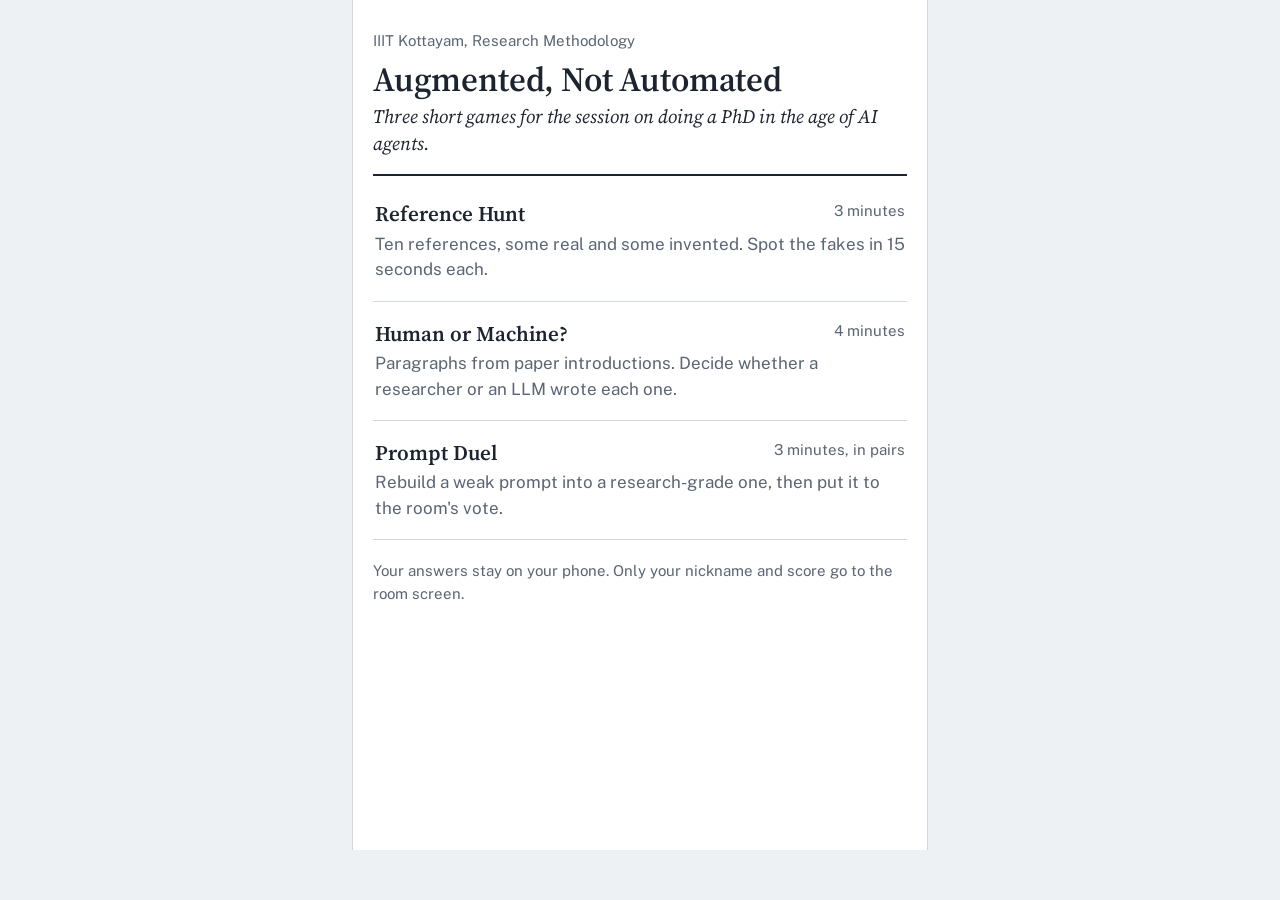
<file: index.html>
<!doctype html>
<html lang="en">
<head>
<meta charset="utf-8">
<meta name="viewport" content="width=device-width, initial-scale=1">
<title>Augmented, Not Automated: games</title>
<link rel="stylesheet" href="style.css">
<style>
  .masthead{padding:8px 0 18px;border-bottom:2px solid var(--ink);margin-bottom:6px}
  .masthead p{margin:0;color:var(--muted);font-size:15px}
  .masthead h1{font-size:34px;margin:6px 0 4px}
  .masthead .sub{font:italic 400 19px/1.4 var(--serif);color:var(--ink)}
  .toc{list-style:none;margin:0;padding:0}
  .toc li{border-bottom:1px solid var(--rule)}
  .toc a{display:grid;grid-template-columns:1fr auto;gap:4px 16px;padding:18px 2px;color:var(--ink);text-decoration:none}
  .toc a:hover .name{text-decoration:underline}
  .toc .name{font:600 21px/1.3 var(--serif)}
  .toc .time{color:var(--muted);font-size:15px;white-space:nowrap;align-self:baseline}
  .toc .what{grid-column:1/-1;color:var(--muted)}
</style>
</head>
<body>
<main class="sheet">
  <div class="masthead">
    <p>IIIT Kottayam, Research Methodology</p>
    <h1>Augmented, Not Automated</h1>
    <p class="sub">Three short games for the session on doing a PhD in the age of AI agents.</p>
  </div>
  <ul class="toc">
    <li><a href="reference-hunt.html">
      <span class="name">Reference Hunt</span><span class="time">3 minutes</span>
      <span class="what">Ten references, some real and some invented. Spot the fakes in 15 seconds each.</span></a></li>
    <li><a href="human-or-machine.html">
      <span class="name">Human or Machine?</span><span class="time">4 minutes</span>
      <span class="what">Paragraphs from paper introductions. Decide whether a researcher or an LLM wrote each one.</span></a></li>
    <li><a href="prompt-duel.html">
      <span class="name">Prompt Duel</span><span class="time">3 minutes, in pairs</span>
      <span class="what">Rebuild a weak prompt into a research-grade one, then put it to the room's vote.</span></a></li>
  </ul>
  <p class="muted small" style="margin-top:20px">Your answers stay on your phone. Only your nickname and score go to the room screen.</p>
</main>
</body>
</html>
</file>
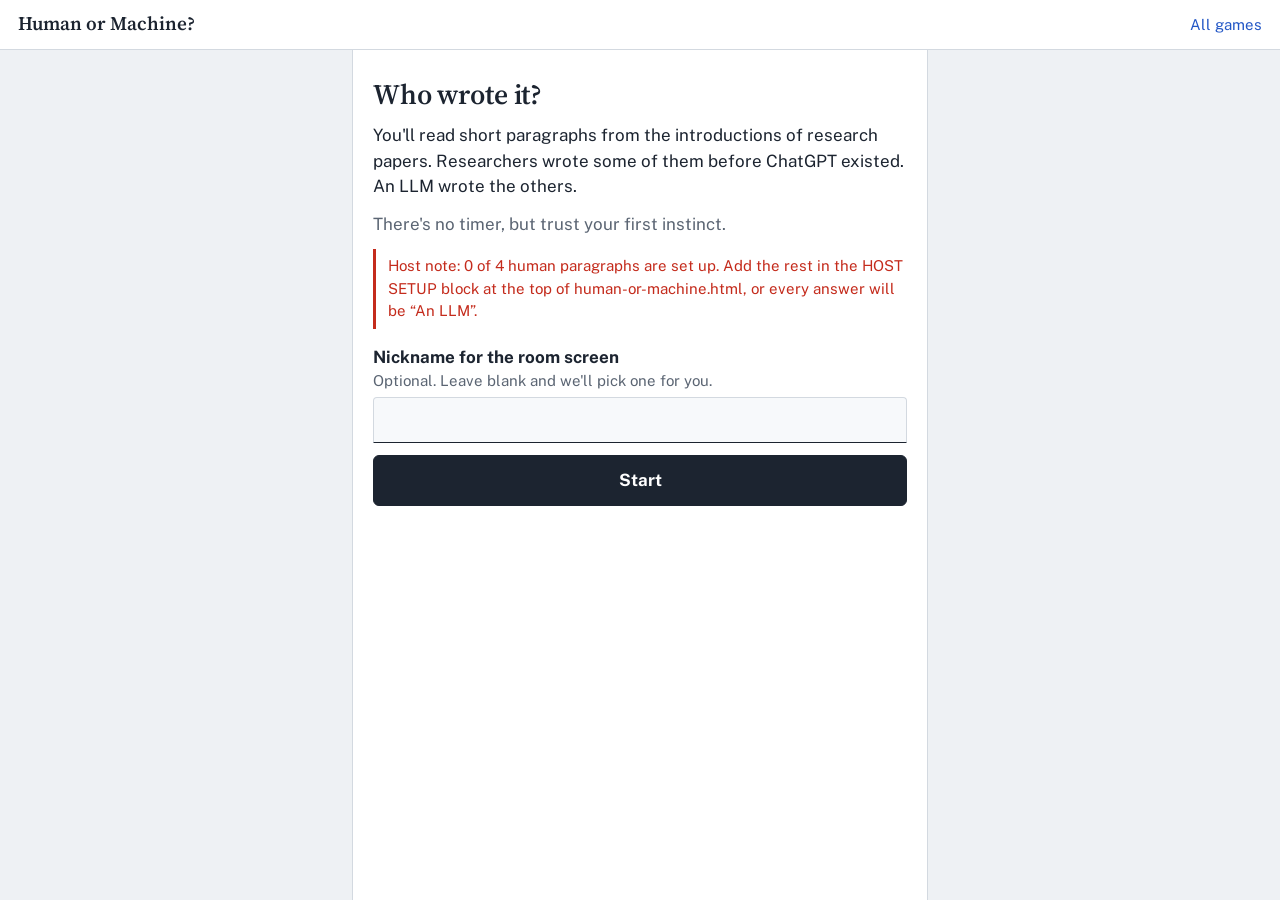
<file: human-or-machine.html>
<!doctype html>
<html lang="en">
<head>
<meta charset="utf-8">
<meta name="viewport" content="width=device-width, initial-scale=1">
<title>Human or Machine?</title>
<link rel="stylesheet" href="style.css">
</head>
<body>
<header class="bar"><p class="title">Human or Machine?</p><a href="index.html">All games</a></header>
<main class="sheet">

  <section id="start">
    <h1>Who wrote it?</h1>
    <p>You'll read short paragraphs from the introductions of research papers. Researchers wrote some of them before ChatGPT existed. An LLM wrote the others.</p>
    <p class="muted">There's no timer, but trust your first instinct.</p>
    <div id="hostwarn" class="warn hidden"></div>
    <label for="nick">Nickname for the room screen<span class="hint">Optional. Leave blank and we'll pick one for you.</span></label>
    <input type="text" id="nick" maxlength="30" autocomplete="off">
    <p></p>
    <button class="btn primary" id="go">Start</button>
  </section>

  <section id="play" class="hidden">
    <div class="progress"><span id="qn"></span><span>Score <b id="sc">0</b></span></div>
    <hr style="margin:6px 0 18px">
    <p class="para" id="para"></p>
    <div class="pair" id="choices">
      <button class="btn hum" data-a="human">A researcher</button>
      <button class="btn mac" data-a="machine">An LLM</button>
    </div>
    <div id="fb" class="hidden">
      <div class="note" id="vd"></div>
      <button class="btn primary" id="next">Next paragraph</button>
    </div>
  </section>

  <section id="end" class="hidden">
    <p class="muted" style="margin:0">Your score</p>
    <div class="score"><span id="fs">0</span><small> out of <span id="ft">0</span></small></div>
    <p id="msg"></p>
    <p class="status" id="sent"></p>
    <hr>
    <p><b>“I can tell when it's AI” is not a safety check.</b> In a study of GPT-3 text, untrained readers did little better than chance (Clark et al., ACL 2021). Judge a paragraph by whether its claims are specific and true, not by how it sounds.</p>
    <p></p>
    <button class="btn" id="again">Play again</button>
  </section>

</main>
<script src="config.js"></script>
<script src="results-client.js"></script>
<script>
/* ============================================================
   HOST SETUP — add the human-written paragraphs here.
   Use 4 paragraphs (60–120 words each) from the introductions
   of papers written BEFORE November 2022, which you have the
   right to reuse (e.g., your own or your lab's papers).
   Put the text in `text` and a short source in `source`.
   Paragraphs left empty are skipped.
   ============================================================ */
const HUMAN = [
  {text: "", source: ""},
  {text: "", source: ""},
  {text: "", source: ""},
  {text: "", source: ""}
];

/* Machine-written paragraphs (written by an LLM for this game). */
const MACHINE = [
  {text: "In recent years, deep learning models have achieved remarkable success across a wide range of time series tasks, from healthcare monitoring to financial forecasting. However, their black-box nature poses significant challenges for deployment in high-stakes domains, where understanding the reasoning behind a prediction is crucial. Explainable Artificial Intelligence (XAI) has emerged as a promising paradigm to address this gap. Despite these advances, existing methods often fail to capture the temporal dependencies inherent in sequential data, highlighting the need for novel, temporally aware explanation frameworks.",
   tell: "The tells: “In recent years”, “remarkable success”, “crucial”, “promising paradigm”, “highlighting the need for novel”. Smooth, general and true, but it names no method, dataset or number."},
  {text: "Federated learning has emerged as a transformative paradigm for collaborative model training, enabling multiple institutions to learn a shared model without exchanging raw data. This approach holds immense promise for privacy-sensitive domains such as healthcare, where data silos and regulatory constraints have long hindered progress. Nevertheless, federated learning introduces a unique set of challenges, including statistical heterogeneity, communication overhead, and vulnerability to adversarial participants. Addressing these challenges in a holistic manner remains an open and pressing research question.",
   tell: "The tells: “transformative paradigm”, “immense promise”, a list of exactly three challenges, “holistic manner”, “open and pressing”. Every sentence could open a thousand different papers."},
  {text: "Affective computing, which seeks to enable machines to recognize, interpret, and respond to human emotions, has witnessed a surge of interest in recent years. Multimodal approaches that combine facial expressions, speech, and physiological signals have shown particular promise, as they mirror the inherently multifaceted nature of human emotional expression. Yet, despite substantial progress, current systems struggle to generalize across individuals, cultures, and real-world settings. In this paper, we take a step toward bridging this gap by proposing a robust and interpretable framework for emotion recognition in the wild.",
   tell: "The tells: “witnessed a surge of interest”, triplets everywhere (recognize, interpret, respond; individuals, cultures, settings), “take a step toward bridging this gap”, and “robust and interpretable” with nothing behind it."},
  {text: "Large language models have revolutionized natural language processing, demonstrating impressive capabilities in tasks ranging from question answering to code generation. As these models are increasingly integrated into real-world applications, the need for rigorous and reliable evaluation has become more critical than ever. Traditional benchmarks, however, often fail to capture the nuanced and context-dependent nature of model behaviour, leading to an incomplete picture of their strengths and limitations. This underscores the importance of developing comprehensive evaluation methodologies that go beyond surface-level metrics.",
   tell: "The tells: “revolutionized”, “more critical than ever”, “nuanced and context-dependent”, “underscores the importance”. It argues for evaluation without naming one benchmark or one failure."}
];

const humanTell = "A researcher wrote this. Human introductions tend to be more specific: concrete methods, datasets, numbers, an opinionated claim, sometimes an awkward sentence.";
const $=id=>document.getElementById(id);
let deck=[], i=0, score=0, nick="", log=[];
function shuffle(a){a=a.slice();for(let k=a.length-1;k>0;k--){const j=Math.floor(Math.random()*(k+1));[a[k],a[j]]=[a[j],a[k]]}return a}
function build(){
  const h=HUMAN.map((x,k)=>({x,k})).filter(o=>o.x.text.trim()).map(o=>({id:"h"+(o.k+1),label:"Human paragraph "+(o.k+1)+(o.x.source?" ("+o.x.source+")":""),text:o.x.text.trim(),a:"human",tell:humanTell+(o.x.source?" Source: "+o.x.source+".":"")}));
  const ML=["Time-series XAI introduction","Federated learning introduction","Affective computing introduction","LLM evaluation introduction"];
  const m=MACHINE.map((x,k)=>({id:"m"+(k+1),label:ML[k]+" (LLM)",text:x.text,a:"machine",tell:x.tell}));
  return {h,items:shuffle(h.concat(m))};
}
function show(id){for(const s of ["start","play","end"])$(s).classList.toggle("hidden",s!==id);window.scrollTo(0,0)}
function start(){nick=Results.cleanNick($("nick").value);log=[];deck=build().items;i=0;score=0;$("sc").textContent=0;show("play");ask()}
function ask(){const it=deck[i];$("qn").textContent=(i+1)+" of "+deck.length;$("para").textContent=it.text;
  $("choices").classList.remove("hidden");$("fb").classList.add("hidden");window.scrollTo(0,0)}
function answer(a){const it=deck[i],ok=a===it.a;if(ok)score++;log.push({id:it.id,label:it.label,truth:it.a==="human"?"Human":"Machine",correct:ok});$("sc").textContent=score;
  $("choices").classList.add("hidden");$("fb").classList.remove("hidden");
  $("vd").className="note "+(ok?"right":"wrong");
  $("vd").innerHTML="<b>"+(ok?"Correct.":"Not quite.")+"</b> "+(it.a==="human"?"":"An LLM wrote this. ")+it.tell;
  $("next").textContent=i===deck.length-1?"See my score":"Next paragraph"}
function next(){i++;if(i<deck.length)ask();else{show("end");$("fs").textContent=score;$("ft").textContent=deck.length;
  const r=score/deck.length;
  $("msg").textContent=r>=.85?"A sharp eye. But the next model will write more like a person, and you won't always have a mix to compare."
   :r>=.6?"Better than chance, but not by much. Most people land here."
   :"About a coin toss, which is where most readers land.";report()}}
async function report(){
  const el=$("sent");
  if(!Results.ready){el.textContent="";return}
  el.textContent="Sending your score to the room screen…";
  const r=await Results.send({game:"hom",nickname:nick,score:score,total:deck.length,answers:log});
  el.textContent=r.ok?("Your score is on the room screen as “"+nick+"”."):"The room screen didn't receive your score.";
}
(function(){const n=build().h.length;if(n<2){const w=$("hostwarn");w.classList.remove("hidden");
  w.textContent="Host note: "+n+" of 4 human paragraphs are set up. Add the rest in the HOST SETUP block at the top of human-or-machine.html, or every answer will be “An LLM”.";}})();
$("go").onclick=start;$("again").onclick=start;$("next").onclick=next;
document.querySelectorAll("#choices button").forEach(b=>b.onclick=()=>answer(b.dataset.a));
</script>
</body>
</html>
</file>
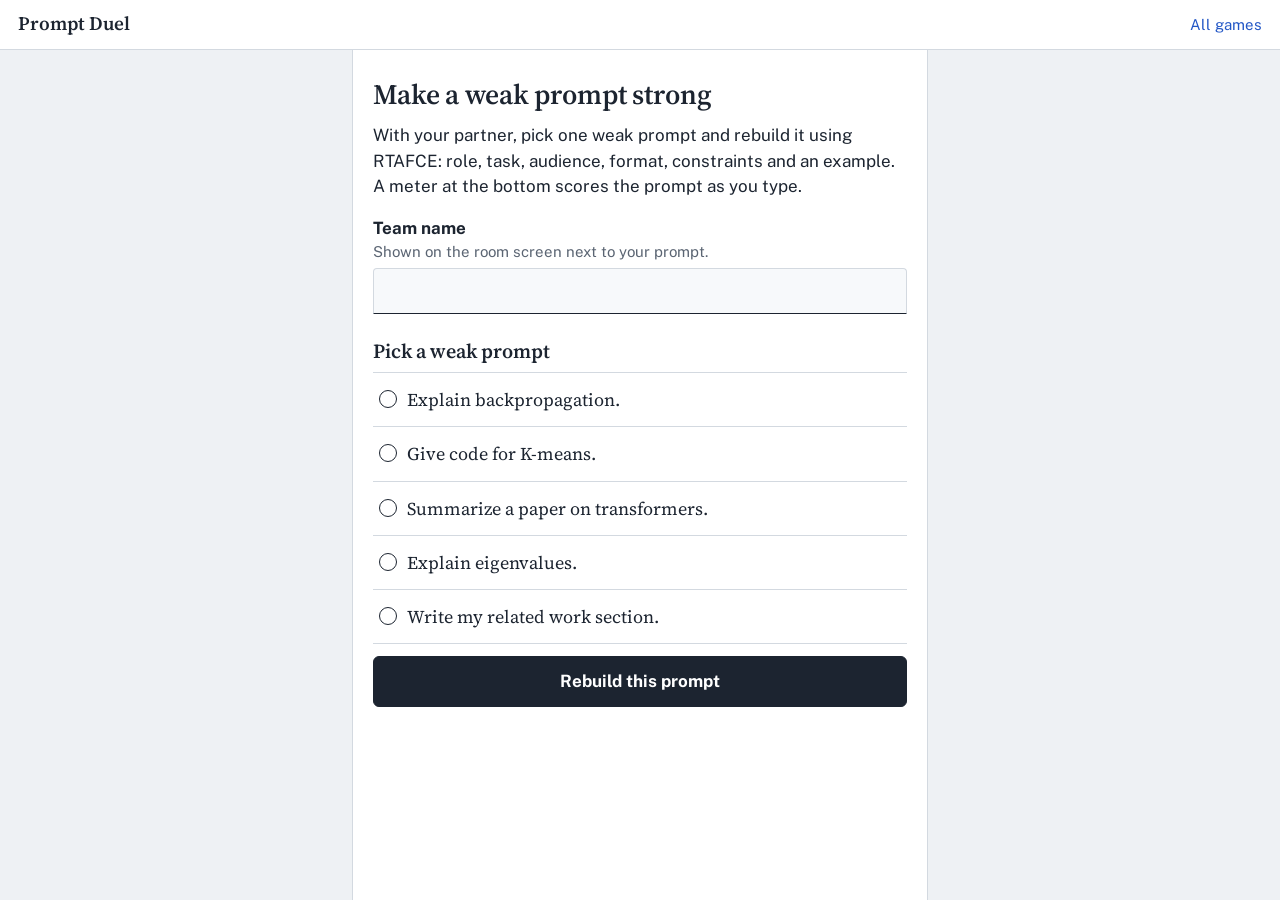
<file: prompt-duel.html>
<!doctype html>
<html lang="en">
<head>
<meta charset="utf-8">
<meta name="viewport" content="width=device-width, initial-scale=1">
<title>Prompt Duel</title>
<link rel="stylesheet" href="style.css">
<style>
  .sheet{padding-bottom:110px}
  .opt{display:block;width:100%;text-align:left;background:var(--paper);border:0;border-top:1px solid var(--rule);padding:14px 4px 14px 34px;font:400 18px/1.4 var(--serif);color:var(--ink);cursor:pointer;position:relative}
  .opt:last-child{border-bottom:1px solid var(--rule)}
  .opt::before{content:"";position:absolute;left:6px;top:17px;width:16px;height:16px;border:1.5px solid var(--ink);border-radius:50%}
  .opt.sel::before{background:var(--ink);box-shadow:inset 0 0 0 3px var(--paper)}
  .letter{font:600 22px/1 var(--serif);color:var(--blue);margin-right:6px}
  .meterwrap{position:fixed;left:0;right:0;bottom:0;background:var(--paper);border-top:1px solid var(--rule);padding:10px 18px calc(12px + env(safe-area-inset-bottom))}
  .meterin{max-width:36rem;margin:0 auto}
  .mrow{display:flex;justify-content:space-between;align-items:baseline;font-size:15px;margin-bottom:6px;color:var(--muted)}
  .mrow b{font:600 22px/1 var(--serif);color:var(--ink)}
  .timer{font-variant-numeric:tabular-nums;font-weight:700;color:var(--ink)}
  .meter{height:6px;background:var(--rule)}
  .meter i{display:block;height:100%;width:0;background:var(--red);transition:width .25s,background .25s}
  .manuscript{font:400 17px/1.6 var(--serif);white-space:pre-wrap;word-wrap:break-word;border-left:3px solid var(--ink);padding:2px 0 2px 14px;margin:0 0 16px}
  ul.advice{padding-left:20px;margin:0} ul.advice li{margin-bottom:6px}
  .twist{border-left:3px solid var(--red);padding:4px 0 4px 14px;margin:20px 0}
  .twist b{color:var(--red)}
</style>
</head>
<body>
<header class="bar"><p class="title">Prompt Duel</p><a href="index.html">All games</a></header>
<main class="sheet">

  <section id="s1">
    <h1>Make a weak prompt strong</h1>
    <p>With your partner, pick one weak prompt and rebuild it using RTAFCE: role, task, audience, format, constraints and an example. A meter at the bottom scores the prompt as you type.</p>
    <label for="team">Team name<span class="hint">Shown on the room screen next to your prompt.</span></label>
    <input type="text" id="team" maxlength="30">
    <h2>Pick a weak prompt</h2>
    <div id="weak"></div>
    <p></p>
    <button class="btn primary" id="toBuild" disabled>Rebuild this prompt</button>
  </section>

  <section id="s2" class="hidden">
    <p class="muted" style="margin:0">You're rebuilding</p>
    <p class="cite" style="margin-bottom:8px;padding-left:0;text-indent:0" id="weakShow"></p>
    <hr>
    <label for="fR"><span class="letter">R</span>Role<span class="hint">Who should the AI be?</span></label>
    <textarea id="fR" rows="2" placeholder="You are an assistant professor who teaches optimisation"></textarea>
    <label for="fT"><span class="letter">T</span>Task<span class="hint">Exactly what should it do?</span></label>
    <textarea id="fT" rows="2" placeholder="Explain backpropagation for a two-layer MLP with a sigmoid hidden layer"></textarea>
    <label for="fA"><span class="letter">A</span>Audience<span class="hint">Who will read the answer?</span></label>
    <textarea id="fA" rows="2" placeholder="First-year CSE PhD students who know calculus but not deep learning"></textarea>
    <label for="fF"><span class="letter">F</span>Format<span class="hint">How should the answer look?</span></label>
    <textarea id="fF" rows="2" placeholder="200 words and one LaTeX equation for the weight update"></textarea>
    <label for="fC"><span class="letter">C</span>Constraints<span class="hint">Limits, assumptions, things to avoid.</span></label>
    <textarea id="fC" rows="2" placeholder="Assume squared loss. No analogies. Use the notation W1 and W2."></textarea>
    <label for="fE"><span class="letter">E</span>Example<span class="hint">A sample of what you want back.</span></label>
    <textarea id="fE" rows="2" placeholder="Start like this: “The gradient flows backward because…”"></textarea>
    <h2>Honesty instructions</h2>
    <p class="muted small" style="margin-bottom:4px">Each one adds points. They make an AI admit uncertainty instead of inventing.</p>
    <label class="check"><input type="checkbox" id="g1"> Tell me where you are unsure, instead of guessing.</label>
    <label class="check"><input type="checkbox" id="g2"> Do not invent references; if you cite, give titles I can verify.</label>
    <label class="check"><input type="checkbox" id="g3"> State the assumptions you made.</label>
    <p></p>
    <div class="pair">
      <button class="btn" id="back">Back</button>
      <button class="btn primary" id="done">Finish</button>
    </div>
  </section>

  <section id="s3" class="hidden">
    <p class="muted" id="teamShow" style="margin:0"></p>
    <div class="score"><span id="final">0</span><small> out of 100</small></div>
    <p id="grade" style="font-weight:700"></p>
    <h2>Your prompt</h2>
    <div class="manuscript" id="out"></div>
    <button class="btn primary" id="copy">Copy prompt</button>
    <p class="status" id="copied"></p>
    <p class="status" id="sent"></p>
    <div id="submitCard">
      <h2>The vote</h2>
      <p id="submitText"></p>
      <a class="btn hidden" id="submitBtn" target="_blank" rel="noopener">Open the voting poll</a>
    </div>
    <h2>What would make it stronger</h2>
    <ul class="advice" id="advice"></ul>
    <div class="twist hidden" id="twist">
      <b>A twist.</b> You picked “Write my related work section.” The strongest version of that prompt is not to send it. Your related work is your argument for why your research should exist; an LLM can't make that argument for you, and it may cite papers that don't exist. Write it yourself, then ask the AI to critique it as a hostile Reviewer 2.
    </div>
    <button class="btn" id="restart">Rebuild another prompt</button>
  </section>

</main>

<div class="meterwrap hidden" id="meterwrap">
  <div class="meterin">
    <div class="mrow"><span>Prompt strength <b id="score">0</b> out of 100</span><span>Time left <span class="timer" id="clock">3:00</span></span></div>
    <div class="meter"><i id="bar"></i></div>
  </div>
</div>

<script src="config.js"></script>
<script src="results-client.js"></script>
<script>
/* ============================================================
   HOST SETUP
   SUBMIT_URL: paste the join link of an open-text question in
   your polling app, so teams can submit their prompt for the vote.
   Leave "" to tell teams to read it out when called.
   DUEL_SECONDS: length of the timer.
   ============================================================ */
const SUBMIT_URL = "";
const DUEL_SECONDS = 180;

const WEAK = [
  "Explain backpropagation.",
  "Give code for K-means.",
  "Summarize a paper on transformers.",
  "Explain eigenvalues.",
  "Write my related work section."
];
const $=id=>document.getElementById(id);
const F=["fR","fT","fA","fF","fC","fE"];
let pick=-1, tStart=null, tick=null, submitted=false;

$("weak").innerHTML=WEAK.map((w,k)=>'<button class="opt" data-k="'+k+'">'+w+'</button>').join("");
document.querySelectorAll(".opt").forEach(b=>b.onclick=()=>{
  pick=+b.dataset.k;document.querySelectorAll(".opt").forEach(x=>x.classList.toggle("sel",x===b));$("toBuild").disabled=false});

function words(s){return (s.trim().match(/\S+/g)||[]).length}
function score(){
  const v=Object.fromEntries(F.map(f=>[f,$(f).value]));
  let s=0;const tips=[];
  // Each RTAFCE field: up to 12 points (full at 6+ words, partial below).
  const names={fR:"Role",fT:"Task",fA:"Audience",fF:"Format",fC:"Constraints",fE:"Example"};
  for(const f of F){const w=words(v[f]);const pts=Math.min(12,w*2);s+=pts;
    if(w===0)tips.push("Add "+(/^[AEIOU]/.test(names[f])?"an ":"a ")+names[f].toLowerCase()+".");else if(w<6)tips.push("Make the "+names[f].toLowerCase()+" more specific ("+w+(w===1?" word":" words")+" so far).")}
  // Specificity signals: up to 18 points.
  const all=F.map(f=>v[f]).join(" ");
  let spec=0;
  if(/\d/.test(all))spec+=6;else tips.push("Add a number somewhere: a word limit, a dimension, a count.");
  if(/latex|table|pseudo-?code|bullet|equation|python|json|markdown|diagram/i.test(v.fF))spec+=6;else tips.push("Name a concrete output format (LaTeX, table, pseudo-code…).");
  if(/assum|only|avoid|no |not |without|limit|exactly|must/i.test(v.fC))spec+=6;else tips.push("State an assumption or something to avoid in Constraints.");
  s+=spec;
  // Honesty guards: 3 x 4 points = 12.
  const g=["g1","g2","g3"].filter(x=>$(x).checked).length;s+=g*4;
  if(g<3)tips.push("Tick the honesty guards: they cut down confident nonsense.");
  s=Math.min(100,s);
  $("score").textContent=s;const bar=$("bar");bar.style.width=s+"%";
  bar.style.background=s>=75?"var(--blue)":s>=45?"var(--ink)":"var(--red)";
  return {s,tips};
}
F.concat(["g1","g2","g3"]).forEach(id=>$(id).addEventListener("input",score));
F.concat(["g1","g2","g3"]).forEach(id=>$(id).addEventListener("change",score));

function startClock(){if(tick)return;tStart=Date.now();
  tick=setInterval(()=>{const left=Math.max(0,DUEL_SECONDS-Math.floor((Date.now()-tStart)/1000));
    $("clock").textContent=Math.floor(left/60)+":"+String(left%60).padStart(2,"0");
    if(left===0){clearInterval(tick);$("clock").textContent="Time's up"}},250)}

function show(id){for(const s of ["s1","s2","s3"])$(s).classList.toggle("hidden",s!==id);$("meterwrap").classList.toggle("hidden",id==="s1");window.scrollTo(0,0)}
$("toBuild").onclick=()=>{$("weakShow").textContent=WEAK[pick];show("s2");startClock();score()};
$("back").onclick=()=>show("s1");
$("done").onclick=()=>{
  const {s,tips}=score();
  const v=Object.fromEntries(F.map(f=>[f,$(f).value.trim()]));
  const guards=[["g1","Tell me where you are unsure, instead of guessing."],["g2","Do not invent references; if you cite, give titles I can verify."],["g3","State the assumptions you made."]].filter(([id])=>$(id).checked).map(([,t])=>t);
  const parts=[v.fR&&v.fR, v.fT&&("Task: "+v.fT), v.fA&&("Audience: "+v.fA), v.fF&&("Format: "+v.fF), v.fC&&("Constraints: "+v.fC), v.fE&&("Example: "+v.fE)].filter(Boolean);
  if(guards.length)parts.push(guards.join(" "));
  $("out").textContent=parts.join("\n")||"(empty)";
  const team=$("team").value.trim();
  $("teamShow").textContent=team?("Team "+team+", your prompt scored"):"Your prompt scored";
  $("final").textContent=s;
  $("grade").textContent=s>=85?"Research-grade.":s>=65?"Strong, with a couple of gaps.":s>=40?"Getting there.":"Still a weak prompt.";
  $("advice").innerHTML=(tips.length?tips:["Nothing major. Now check the answer as carefully as you wrote the prompt."]).slice(0,4).map(t=>"<li>"+t+"</li>").join("");
  if(SUBMIT_URL){$("submitText").textContent="Copy your prompt, then paste it into the poll with your team name.";
    const b=$("submitBtn");b.href=SUBMIT_URL;b.classList.remove("hidden")}
  else $("submitText").textContent="Copy your prompt and be ready to read it out when the speaker calls on your team.";
  $("twist").classList.toggle("hidden",pick!==4);
  show("s3");
  if(Results.ready&&!submitted){submitted=true;
    const name=team||Results.randomNick();
    $("sent").textContent="Sending to the room screen…";
    Results.send({game:"duel",nickname:Results.cleanNick(name),score:s,total:100,prompt:$("out").textContent,weak_prompt:WEAK[pick]})
      .then(r=>{$("sent").textContent=r.ok?"Your prompt is on the room screen.":"Couldn't reach the room screen — read it out when called."});
    $("submitText").textContent="The highest-scoring prompts appear on the room screen. Be ready to read yours out if your team is called.";
  }
};
$("copy").onclick=async()=>{const t=(($("team").value.trim())?("["+$("team").value.trim()+"] "):"")+$("out").textContent;
  try{await navigator.clipboard.writeText(t);$("copied").textContent="Copied."}catch(e){$("copied").textContent="Select the text above and copy it."}};
$("restart").onclick=()=>{submitted=false;$("sent").textContent="";F.forEach(f=>$(f).value="");["g1","g2","g3"].forEach(g=>$(g).checked=false);score();show("s1")};
</script>
</body>
</html>
</file>
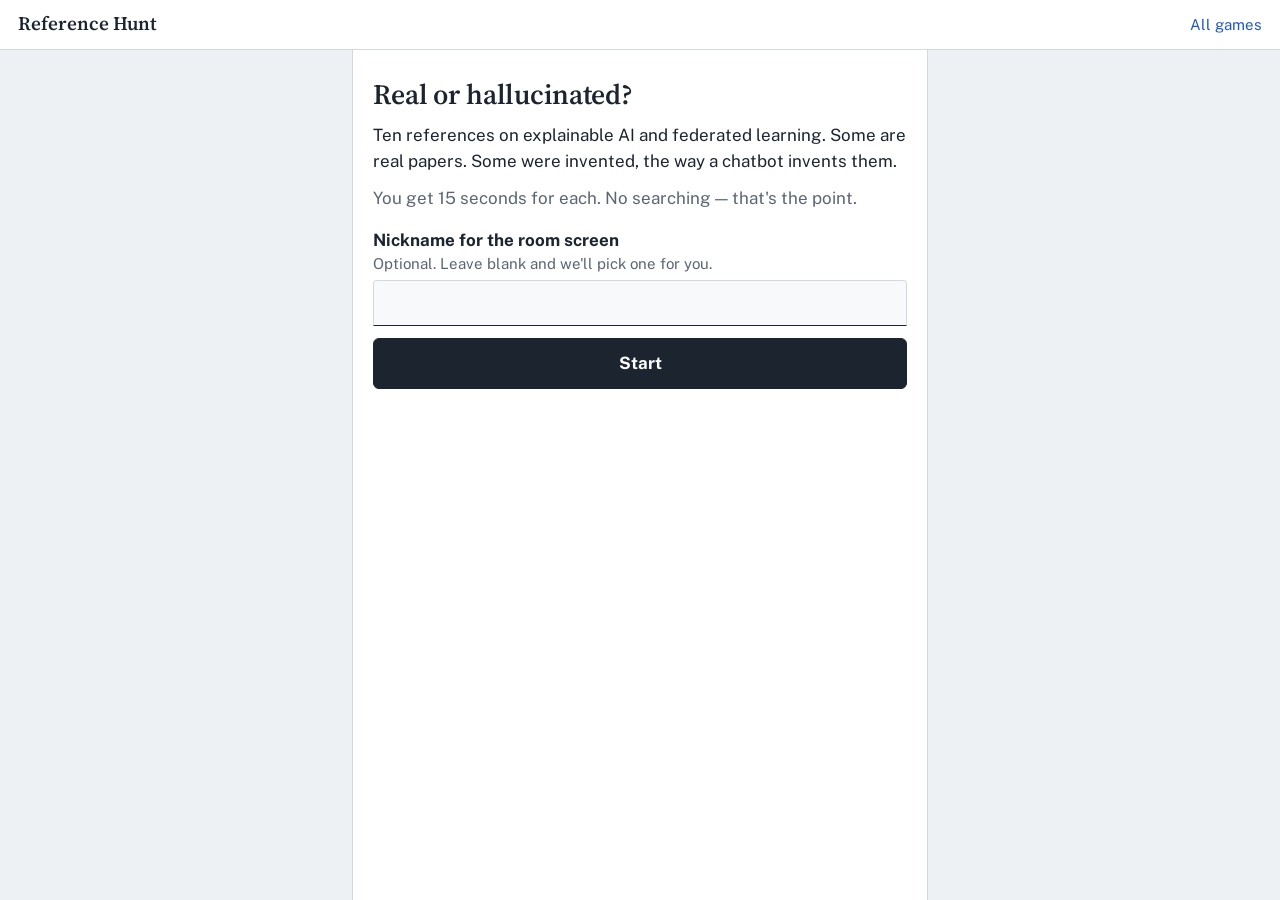
<file: reference-hunt.html>
<!doctype html>
<html lang="en">
<head>
<meta charset="utf-8">
<meta name="viewport" content="width=device-width, initial-scale=1">
<title>Reference Hunt</title>
<link rel="stylesheet" href="style.css">
</head>
<body>
<header class="bar"><p class="title">Reference Hunt</p><a href="index.html">All games</a></header>
<main class="sheet">

  <section id="start">
    <h1>Real or hallucinated?</h1>
    <p>Ten references on explainable AI and federated learning. Some are real papers. Some were invented, the way a chatbot invents them.</p>
    <p class="muted">You get 15 seconds for each. No searching — that's the point.</p>
    <label for="nick">Nickname for the room screen<span class="hint">Optional. Leave blank and we'll pick one for you.</span></label>
    <input type="text" id="nick" maxlength="30" autocomplete="off">
    <p></p>
    <button class="btn primary" id="go">Start</button>
  </section>

  <section id="play" class="hidden">
    <div class="progress"><span id="qn">1 of 10</span><span>Score <b id="sc">0</b></span></div>
    <div class="drain"><i id="tb"></i></div>
    <p class="cite" id="cite"></p>
    <div class="pair" id="choices">
      <button class="btn blue" data-a="R">Real</button>
      <button class="btn red" data-a="F">Hallucinated</button>
    </div>
    <div id="fb" class="hidden">
      <div class="note" id="vd"></div>
      <button class="btn primary" id="next">Next</button>
    </div>
  </section>

  <section id="end" class="hidden">
    <p class="muted" style="margin:0">Your score</p>
    <div class="score"><span id="fs">0</span><small> out of 10</small></div>
    <p id="msg"></p>
    <p class="status" id="sent"></p>
    <hr>
    <p><b>Checking any reference takes 30 seconds.</b> Search the exact title, in quotes, on Google Scholar or Semantic Scholar, then open the DOI. No match means no citation.</p>
    <h2>The ten references</h2>
    <ol class="review" id="review"></ol>
    <p></p>
    <button class="btn" id="again">Play again</button>
  </section>

</main>
<script src="config.js"></script>
<script src="results-client.js"></script>
<script>
// Real references: every detail checked against the publisher or arXiv record.
// Fake references: checked to make sure no paper with this title exists.
const ITEMS = [
  {a:"R", c:'Ribeiro, M. T., Singh, S., &amp; Guestrin, C. (2016). “Why Should I Trust You?”: Explaining the Predictions of Any Classifier. <em>Proceedings of the 22nd ACM SIGKDD International Conference on Knowledge Discovery and Data Mining (KDD)</em>.',
   x:"This is the LIME paper, one of the most-cited papers in explainable AI."},
  {a:"R", c:'Lundberg, S. M., &amp; Lee, S.-I. (2017). A Unified Approach to Interpreting Model Predictions. <em>Advances in Neural Information Processing Systems 30 (NeurIPS 2017)</em>.',
   x:"This is the SHAP paper."},
  {a:"R", c:'Bento, J., Saleiro, P., Cruz, A. F., Figueiredo, M. A. T., &amp; Bizarro, P. (2021). TimeSHAP: Explaining Recurrent Models through Sequence Perturbations. <em>Proceedings of the 27th ACM SIGKDD Conference on Knowledge Discovery &amp; Data Mining (KDD)</em>.',
   x:"TimeSHAP extends SHAP to recurrent models. You'll meet it again in the talk."},
  {a:"R", c:'Shokri, R., Strobel, M., &amp; Zick, Y. (2021). On the Privacy Risks of Model Explanations. <em>Proceedings of the 2021 AAAI/ACM Conference on AI, Ethics, and Society (AIES)</em>.',
   x:"It shows that explanations can leak whether a record was in the training data."},
  {a:"R", c:'Ross, A. S., Hughes, M. C., &amp; Doshi-Velez, F. (2017). Right for the Right Reasons: Training Differentiable Models by Constraining their Explanations. <em>Proceedings of the 26th International Joint Conference on Artificial Intelligence (IJCAI)</em>.',
   x:"A classic on penalising input gradients during training."},
  {a:"F", c:'Ribeiro, M. T., Singh, S., &amp; Guestrin, C. (2018). Anchors-TS: High-Precision Explanations for Time Series Classifiers. <em>Proceedings of the AAAI Conference on Artificial Intelligence</em>, 32(1).',
   x:"The authors, venue and year are real: they published “Anchors: High-Precision Model-Agnostic Explanations” at AAAI 2018. “Anchors-TS” does not exist. Real authors with a plausible title is the most common fake."},
  {a:"F", c:'Raghavan, P., &amp; Liu, Y. (2023). TempoSHAP++: Temporally Consistent Shapley Values for Sequential Models. <em>IEEE Transactions on Knowledge and Data Engineering</em>, 35(4), 3812–3826.',
   x:"A real journal, a believable volume, issue and page range, and no such paper. Precise-looking numbers are not evidence."},
  {a:"F", c:'Sundararajan, M., &amp; Najmi, A. (2021). Baseline-Free Integrated Gradients. <em>Proceedings of the 38th International Conference on Machine Learning (ICML)</em>.',
   x:"Sundararajan and Najmi are real (“The Many Shapley Values for Model Explanation”, ICML 2020), but this paper doesn't exist. The title is also a giveaway: Integrated Gradients always needs a baseline."},
  {a:"F", c:'Vaswani, A., Shazeer, N., Parmar, N., et al. (2019). Attention Is All You Need, Revisited: Sparse Transformers for Long Sequences. <em>Advances in Neural Information Processing Systems 32 (NeurIPS 2019)</em>.',
   x:"It splices two real papers: Vaswani et al.'s “Attention Is All You Need” (2017) and Child et al.'s Sparse Transformers (2019). LLMs often merge neighbouring papers like this."},
  {a:"F", c:'McMahan, H. B., &amp; Ramage, D. (2018). FedAvg-Z: Zero-Communication Federated Averaging for Mobile Keyboards. <em>International Conference on Learning Representations (ICLR)</em>.',
   x:"McMahan and Ramage are real federated-learning researchers, but this paper doesn't exist, and “zero-communication federated averaging” is a contradiction in terms."}
];
// Stable ids and short labels for the room screen.
const META=[["r1","LIME: “Why Should I Trust You?” (KDD 2016)"],["r2","SHAP: A Unified Approach to Interpreting Model Predictions (NeurIPS 2017)"],["r3","TimeSHAP (KDD 2021)"],["r4","On the Privacy Risks of Model Explanations (AIES 2021)"],["r5","Right for the Right Reasons (IJCAI 2017)"],["f1","Anchors-TS (AAAI 2018)"],["f2","TempoSHAP++ (IEEE TKDE 2023)"],["f3","Baseline-Free Integrated Gradients (ICML 2021)"],["f4","Attention Is All You Need, Revisited (NeurIPS 2019)"],["f5","FedAvg-Z (ICLR 2018)"]];
ITEMS.forEach((it,k)=>{it.id=META[k][0];it.s=META[k][1]});
const SECONDS = 15;
let order=[], i=0, score=0, timer=null, t0=0, answers=[], nick="";
const $=id=>document.getElementById(id);
function shuffle(a){a=a.slice();for(let k=a.length-1;k>0;k--){const j=Math.floor(Math.random()*(k+1));[a[k],a[j]]=[a[j],a[k]]}return a}
function show(id){for(const s of ["start","play","end"])$(s).classList.toggle("hidden",s!==id);window.scrollTo(0,0)}
function start(){nick=Results.cleanNick($("nick").value);order=shuffle(ITEMS);i=0;score=0;answers=[];$("sc").textContent=0;show("play");ask()}
function ask(){
  const it=order[i];
  $("qn").textContent=(i+1)+" of "+order.length;
  const c=$("cite");c.className="cite";c.innerHTML=it.c;
  $("choices").classList.remove("hidden");$("fb").classList.add("hidden");
  t0=performance.now();clearInterval(timer);
  timer=setInterval(()=>{const left=SECONDS-(performance.now()-t0)/1000;
    $("tb").style.width=Math.max(0,left/SECONDS*100)+"%";
    if(left<=0)answer(null)},100);
}
function answer(a){
  clearInterval(timer);
  const it=order[i], ok=a===it.a;
  if(ok)score++;
  answers.push({it,a,ok});
  $("sc").textContent=score;
  $("choices").classList.add("hidden");$("fb").classList.remove("hidden");
  // Mark the reference the way a reviewer would: strike the fake, check the real one.
  $("cite").classList.add(it.a==="F"?"struck":"checked");
  const head=a===null?"Time's up.":(ok?"Correct.":"Not quite.");
  const truth=it.a==="R"?"It's real.":"It's hallucinated.";
  $("vd").className="note "+(ok?"right":"wrong");
  $("vd").innerHTML="<b>"+head+"</b> "+truth+" "+it.x;
  $("next").textContent=i===order.length-1?"See my score":"Next reference";
}
function next(){i++; if(i<order.length)ask(); else finish()}
function finish(){
  show("end");$("fs").textContent=score;
  $("msg").textContent= score>=9?"You'd catch most fake references before they reached your paper."
    : score>=7?"A few slipped through. In a real paper, one is enough."
    : score>=5?"Close to a coin toss — which is normal. The fakes are built to look real."
    : "The fakes won this round. That's why we verify instead of trusting our eyes.";
  $("review").innerHTML=answers.map(r=>{
    const real=r.it.a==="R";
    return '<li><span class="verdict '+(real?"real":"fake")+'">'+(real?"Real":"Hallucinated")+'</span>'+
      '<span class="muted small">, and you '+(r.ok?"got it right":"missed it")+'</span>'+
      '<p class="cite '+(real?"":"struck")+'">'+r.it.c+'</p><p class="muted small" style="margin:0">'+r.it.x+'</p></li>'}).join("");
  report();
}
async function report(){
  const el=$("sent");
  if(!Results.ready){el.textContent="Hold your phone up when the speaker asks.";return}
  el.textContent="Sending your score to the room screen…";
  const r=await Results.send({game:"ref",nickname:nick,score:score,total:order.length,
    answers:answers.map(x=>({id:x.it.id,label:x.it.s,truth:x.it.a==="R"?"Real":"Hallucinated",correct:x.ok}))});
  el.textContent=r.ok?("Your score is on the room screen as “"+nick+"”."):"The room screen didn't receive your score. Hold your phone up when the speaker asks.";
}
$("go").onclick=start;$("again").onclick=start;$("next").onclick=next;
document.querySelectorAll("#choices button").forEach(b=>b.onclick=()=>answer(b.dataset.a));
</script>
</body>
</html>
</file>
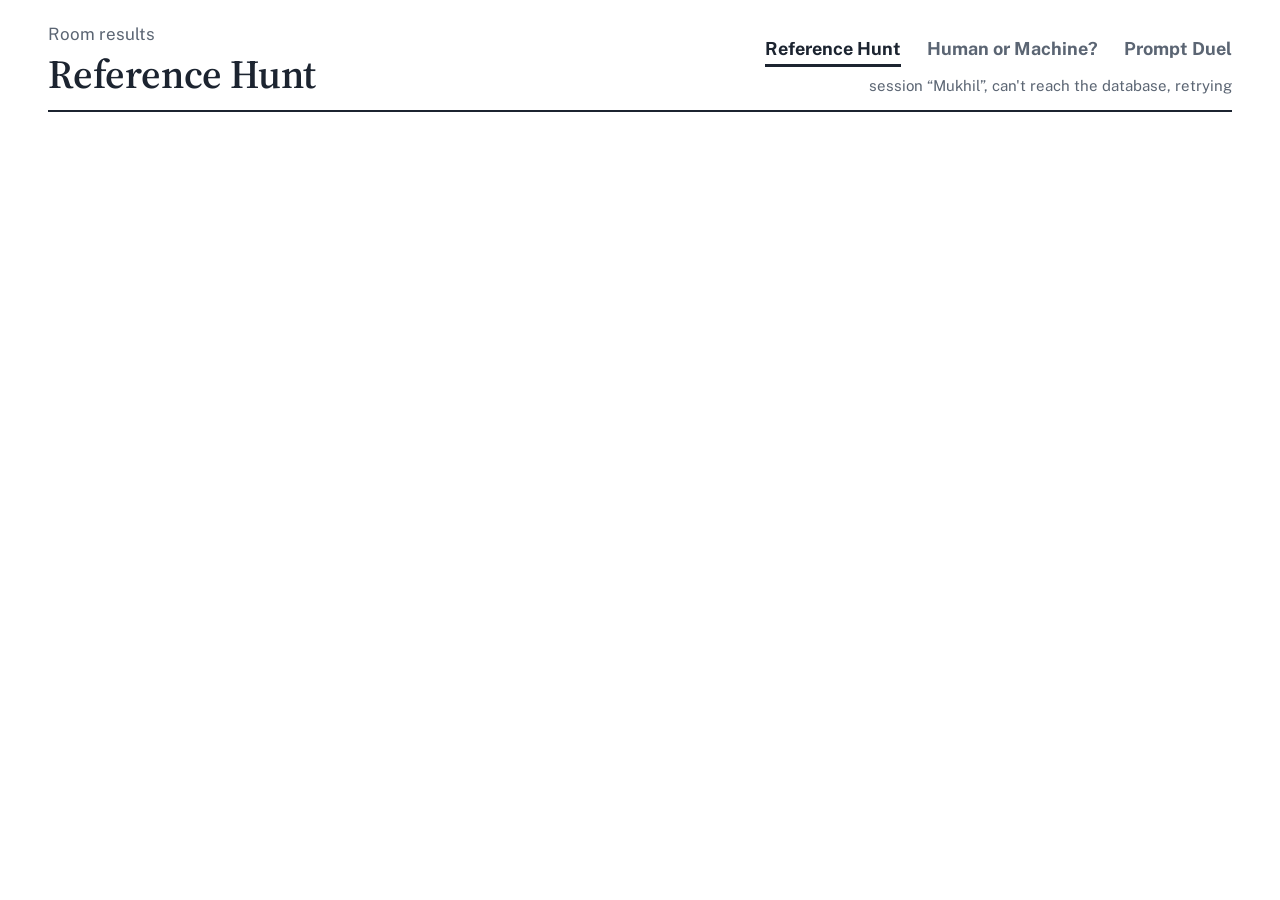
<file: results.html>
<!doctype html>
<html lang="en">
<head>
<meta charset="utf-8">
<meta name="viewport" content="width=device-width, initial-scale=1">
<title>Room results</title>
<link rel="stylesheet" href="style.css">
<style>
  /* Projector view: light page only (projectors wash out dark themes) */
  :root{--ground:#FFFFFF;--paper:#FFFFFF;--ink:#1C2430;--muted:#5B6573;--rule:#D3D9E0;--red:#C42B1C;--blue:#2357C6}
  body{font-size:20px;background:#fff}
  .wrap{max-width:1640px;margin:0 auto;padding:22px 48px 40px}
  .top{display:flex;align-items:flex-end;justify-content:space-between;gap:24px;border-bottom:2px solid var(--ink);padding-bottom:12px;flex-wrap:wrap}
  .top .kicker{margin:0;color:var(--muted);font-size:17px}
  .top h1{font-size:40px;margin:2px 0 0}
  .tabs{display:flex;gap:26px}
  .tab{background:none;border:0;padding:6px 0;font:700 18px/1 var(--ui);color:var(--muted);cursor:pointer;border-bottom:3px solid transparent}
  .tab.on{color:var(--ink);border-bottom-color:var(--ink)}
  .live{color:var(--muted);font-size:15px;margin:8px 0 0;text-align:right}
  .kpi{font:400 46px/1.25 var(--serif);margin:26px 0 22px;max-width:28em}
  .kpi b{font-weight:600}
  .cols{display:grid;grid-template-columns:1.35fr 1fr;gap:56px;align-items:start}
  h2{font:600 22px/1.3 var(--serif);margin:0 0 14px;padding-bottom:8px;border-bottom:1px solid var(--rule)}
  .hist{display:flex;align-items:flex-end;gap:10px;height:250px;padding-top:28px}
  .hcol{flex:1;display:flex;flex-direction:column;align-items:center;justify-content:flex-end;height:100%;gap:8px}
  .hbar{width:100%;background:var(--ink)}
  .hn{font-size:17px;font-weight:700}
  .hx{font-size:16px;color:var(--muted);border-top:1px solid var(--ink);width:100%;text-align:center;padding-top:6px}
  ol.lb{list-style:none;margin:0;padding:0}
  ol.lb li{display:grid;grid-template-columns:44px 1fr auto;align-items:baseline;gap:12px;padding:11px 0;border-bottom:1px solid var(--rule)}
  .rk{font:600 26px/1 var(--serif);color:var(--muted)}
  li:first-child .rk{color:var(--ink)}
  .nm{font:400 26px/1.2 var(--serif);overflow:hidden;text-overflow:ellipsis;white-space:nowrap}
  .sc{font-weight:700;font-size:22px;font-variant-numeric:tabular-nums}
  .reveal{margin:36px 0 0;display:flex;align-items:center;gap:18px;border-top:2px solid var(--ink);padding-top:18px}
  .rbtn{border:1.5px solid var(--ink);background:var(--ink);color:#fff;border-radius:6px;padding:12px 20px;font:700 18px/1 var(--ui);cursor:pointer}
  .rbtn.ghost{background:#fff;color:var(--ink)}
  .reveal span{color:var(--muted);font-size:17px}
  .headline{font:600 40px/1.25 var(--serif);color:var(--red);margin:22px 0 6px;max-width:30em}
  .subhead{color:var(--muted);margin:0 0 10px}
  .q{display:grid;grid-template-columns:minmax(300px,2.2fr) 150px 3fr 80px;align-items:center;gap:18px;padding:10px 0;border-bottom:1px solid var(--rule)}
  .q .lab{font:400 21px/1.3 var(--serif)}
  .q .lab.struck{text-decoration:line-through;text-decoration-color:var(--red);text-decoration-thickness:2px}
  .q .truth{font-weight:700;font-size:16px}
  .t-real,.t-human{color:var(--blue)} .t-fake,.t-machine{color:var(--red)}
  .track{height:14px;background:#EEF1F4}
  .fill{height:100%;background:var(--ink)}
  .fill.low{background:var(--red)}
  .pct{font-weight:700;text-align:right;font-size:22px;font-variant-numeric:tabular-nums}
  .duel{display:grid;grid-template-columns:repeat(2,1fr);gap:26px 48px}
  .pc{border-top:1px solid var(--rule);padding-top:12px}
  .pc .head{display:grid;grid-template-columns:44px 1fr auto;align-items:baseline;gap:12px}
  .pc .wk{color:var(--muted);font-size:17px;margin:4px 0 8px 56px}
  .pc .txt{font:400 18px/1.55 var(--serif);white-space:pre-wrap;word-wrap:break-word;border-left:3px solid var(--ink);padding-left:14px;margin-left:56px;max-height:11em;overflow:auto}
  .callout{border-left:4px solid var(--red);padding:6px 0 6px 18px;margin:34px 0 0}
  .callout p{margin:0}
  .callout .big{font:600 32px/1.3 var(--serif);color:var(--red);margin-bottom:6px}
  .empty{font:italic 400 30px/1.4 var(--serif);color:var(--muted);padding:40px 0}
  .setup{border-left:4px solid var(--red);padding:8px 0 8px 18px;margin-top:30px}
  .setup code{background:#EEF1F4;padding:1px 6px;border-radius:3px}
  @media (max-width:1000px){.wrap{padding:16px 18px}.cols,.duel{grid-template-columns:1fr;gap:28px}.kpi{font-size:30px}.headline{font-size:28px}.q{grid-template-columns:1fr 110px}.q .track{grid-column:1/-1}.pc .wk,.pc .txt{margin-left:0}}
</style>
</head>
<body>
<div class="wrap">
  <div class="top">
    <div>
      <p class="kicker">Room results</p>
      <h1 id="gname"></h1>
    </div>
    <div>
      <div class="tabs" id="tabs">
        <button class="tab" data-g="ref">Reference Hunt</button>
        <button class="tab" data-g="hom">Human or Machine?</button>
        <button class="tab" data-g="duel">Prompt Duel</button>
      </div>
      <p class="live"><span id="sess"></span>, <span id="upd">connecting</span></p>
    </div>
  </div>
  <main id="main"></main>
</div>

<script src="config.js"></script>
<script src="results-client.js"></script>
<script>
const params=new URLSearchParams(location.search);
const SESSION=params.get("session")||Results.session;
const NAMES={ref:"Reference Hunt",hom:"Human or Machine?",duel:"Prompt Duel"};
let game=params.get("game")||"ref";
const revealed={ref:false,hom:false};
let lastRows=[], timer=null;

function el(tag,cls,text){const e=document.createElement(tag);if(cls)e.className=cls;if(text!==undefined&&text!==null)e.textContent=String(text);return e}
function plural(n,one,many){return n+" "+(n===1?one:many)}
function setTab(g){game=g;document.querySelectorAll(".tab").forEach(b=>b.classList.toggle("on",b.dataset.g===g));
  document.getElementById("gname").textContent=NAMES[g];
  const u=new URL(location);u.searchParams.set("game",g);history.replaceState(null,"",u);load()}

document.getElementById("sess").textContent="session “"+SESSION+"”";
document.querySelectorAll(".tab").forEach(b=>b.onclick=()=>setTab(b.dataset.g));

async function load(){
  clearTimeout(timer);
  const main=document.getElementById("main");
  if(!Results.ready){
    main.replaceChildren();
    const s=el("div","setup");
    s.innerHTML="<p><b>The room screen isn't connected.</b> Add <code>SUPABASE_URL</code> and <code>SUPABASE_KEY</code> to <code>config.js</code>, and run <code>supabase.sql</code> once in the Supabase SQL Editor.</p>";
    main.append(s);document.getElementById("upd").textContent="not connected";return;
  }
  try{
    const rows=await Results.fetchGame(game,SESSION);
    lastRows=rows;render(rows);
    document.getElementById("upd").textContent="updated "+new Date().toLocaleTimeString([], {hour:"2-digit",minute:"2-digit",second:"2-digit"});
  }catch(e){document.getElementById("upd").textContent="can't reach the database, retrying"}
  timer=setTimeout(load,3000);
}

function render(rows){
  const main=document.getElementById("main");main.replaceChildren();
  if(game==="duel")return renderDuel(main,rows);
  const total=rows.length?Math.max(...rows.map(r=>r.total)):(game==="ref"?10:8);
  const n=rows.length;
  if(!n){main.append(el("p","empty","No results yet. Scan the code on the slide to play."));return}
  const avg=rows.reduce((a,r)=>a+r.score,0)/n;
  const best=Math.max(...rows.map(r=>r.score));

  const k=el("p","kpi");
  k.append(el("b",null,plural(n,"player","players")+"."),document.createTextNode(" The room averaged "),
    el("b",null,avg.toFixed(1)+" out of "+total),document.createTextNode(". The top score was "+best+"."));
  main.append(k);

  const cols=el("div","cols");
  const hp=el("section");hp.append(el("h2",null,"How the room scored"));
  const counts=Array(total+1).fill(0);rows.forEach(r=>{if(r.score>=0&&r.score<=total)counts[r.score]++});
  const mx=Math.max(...counts,1);const hist=el("div","hist");
  counts.forEach((c,s)=>{const col=el("div","hcol");col.append(el("div","hn",c||""));
    const b=el("div","hbar");b.style.height=(c/mx*100)+"%";col.append(b);col.append(el("div","hx",s));hist.append(col)});
  hp.append(hist);cols.append(hp);

  const lp=el("section");lp.append(el("h2",null,"Highest scores"));
  const ol=el("ol","lb");
  rows.slice().sort((a,b)=>b.score-a.score||new Date(a.created_at)-new Date(b.created_at)).slice(0,5).forEach((r,i)=>{
    const li=el("li");li.append(el("span","rk",i+1),el("span","nm",r.nickname),el("span","sc",r.score+" / "+r.total));ol.append(li)});
  lp.append(ol);cols.append(lp);
  main.append(cols);

  const rv=el("div","reveal");
  const btn=el("button","rbtn"+(revealed[game]?" ghost":""),revealed[game]?"Hide the answers":"Show the answers");
  btn.onclick=()=>{revealed[game]=!revealed[game];render(lastRows)};
  rv.append(btn);
  if(!revealed[game])rv.append(el("span",null,"Wait until everyone has finished: this shows which items were real."));
  main.append(rv);

  if(revealed[game]){
    const stats={};
    rows.forEach(r=>(r.answers||[]).forEach(a=>{const s=stats[a.id]||(stats[a.id]={label:a.label,truth:a.truth,n:0,ok:0});s.n++;if(a.correct)s.ok++}));
    const list=Object.values(stats).map(s=>Object.assign(s,{p:s.n?s.ok/s.n:0})).sort((a,b)=>a.p-b.p);
    if(list.length){
      const w=list[0], pw=Math.round((1-w.p)*100);
      const line= w.truth==="Hallucinated"?pw+"% of the room believed “"+w.label+"” was a real paper."
        : w.truth==="Real"?pw+"% of the room thought “"+w.label+"” was invented. It's real."
        : pw+"% of the room got “"+w.label+"” wrong.";
      main.append(el("p","headline",line));
      main.append(el("p","subhead","Share of the room that answered each one correctly, hardest first."));
      list.forEach(s=>{const q=el("div","q");
        const fake=s.truth==="Hallucinated";
        q.append(el("span","lab"+(fake?" struck":""),s.label));
        const tc={"Real":"t-real","Hallucinated":"t-fake","Human":"t-human","Machine":"t-machine"}[s.truth]||"";
        q.append(el("span","truth "+tc,{"Real":"Real","Hallucinated":"Hallucinated","Human":"Researcher","Machine":"LLM"}[s.truth]||s.truth));
        const tr=el("div","track");const f=el("div","fill"+(s.p<0.5?" low":""));f.style.width=(s.p*100)+"%";tr.append(f);q.append(tr);
        q.append(el("span","pct",Math.round(s.p*100)+"%"));main.append(q)});
    }
  }
}

function renderDuel(main,rows){
  const n=rows.length;
  if(!n){main.append(el("p","empty","No prompts yet. Scan the code on the slide to play."));return}
  const best=Math.max(...rows.map(r=>r.score));
  const k=el("p","kpi");
  k.append(el("b",null,plural(n,"team","teams")),document.createTextNode(" rebuilt a weak prompt. The strongest scored "),el("b",null,best+" out of 100"),document.createTextNode("."));
  main.append(k);
  main.append(el("h2",null,"Vote for the prompt that would get the most useful answer"));
  const grid=el("div","duel");
  rows.slice().sort((a,b)=>b.score-a.score||new Date(a.created_at)-new Date(b.created_at)).slice(0,6).forEach((r,i)=>{
    const c=el("div","pc");const head=el("div","head");
    head.append(el("span","rk",i+1),el("span","nm",r.nickname),el("span","sc",r.score+" / 100"));c.append(head);
    if(r.weak_prompt)c.append(el("p","wk","Rebuilt from “"+r.weak_prompt+"”"));
    c.append(el("div","txt",r.prompt||""));grid.append(c)});
  main.append(grid);
  const rw=rows.filter(r=>r.weak_prompt==="Write my related work section.").length;
  if(rw){const t=el("div","callout");
    t.append(el("p","big",plural(rw,"team","teams")+" tried to strengthen “Write my related work section.”"));
    t.append(el("p",null,"Ask them what the app told them. The strongest version of that prompt is not to send it."));main.append(t)}
}

setTab(["ref","hom","duel"].includes(game)?game:"ref");
</script>
</body>
</html>
</file>
<file: style.css>
/* Shared look for the classroom games: a reviewer's desk.
   Interface: Public Sans. Text under judgement: Source Serif 4.
   Red pen marks what is wrong or fabricated; editor's blue marks what checks out.
   Fonts are self-hosted (SIL Open Font License; see fonts/). */

@font-face{font-family:"Public Sans";src:url(fonts/public-sans-latin-400-normal.woff2) format("woff2");font-weight:400;font-style:normal;font-display:swap}
@font-face{font-family:"Public Sans";src:url(fonts/public-sans-latin-700-normal.woff2) format("woff2");font-weight:700;font-style:normal;font-display:swap}
@font-face{font-family:"Source Serif 4";src:url(fonts/source-serif-4-latin-opsz-normal.woff2) format("woff2-variations");font-weight:200 900;font-style:normal;font-display:swap}
@font-face{font-family:"Source Serif 4";src:url(fonts/source-serif-4-latin-opsz-italic.woff2) format("woff2-variations");font-weight:200 900;font-style:italic;font-display:swap}

:root{
  --ground:#EEF1F4;
  --paper:#FFFFFF;
  --ink:#1C2430;
  --muted:#5B6573;
  --rule:#D3D9E0;
  --red:#C42B1C;
  --blue:#2357C6;
  --field:#F7F9FB;
  --ui:"Public Sans",system-ui,-apple-system,"Segoe UI",sans-serif;
  --serif:"Source Serif 4",Georgia,"Times New Roman",serif;
}
@media (prefers-color-scheme:dark){
  :root{--ground:#12161C;--paper:#1A2029;--ink:#E8ECF1;--muted:#9AA4B2;--rule:#2E3744;--red:#F0614F;--blue:#86A8F2;--field:#151A22}
}
*{box-sizing:border-box}
html{-webkit-text-size-adjust:100%}
body{margin:0;background:var(--ground);color:var(--ink);font:17px/1.5 var(--ui)}
a{color:var(--blue)}
:focus-visible{outline:3px solid var(--blue);outline-offset:2px}

/* Top bar: what you're playing, and how far along you are */
.bar{background:var(--paper);border-bottom:1px solid var(--rule);padding:12px 18px;display:flex;align-items:baseline;justify-content:space-between;gap:12px}
.bar .title{font:600 19px/1.2 var(--serif);margin:0}
.bar a{font-size:15px;text-decoration:none}
.bar a:hover{text-decoration:underline}

/* The sheet of paper everything sits on */
.sheet{background:var(--paper);max-width:36rem;margin:0 auto;min-height:calc(100vh - 50px);padding:22px 20px 40px;border-left:1px solid var(--rule);border-right:1px solid var(--rule)}
@media (max-width:36rem){.sheet{border:0}}

h1{font:600 28px/1.2 var(--serif);margin:6px 0 12px;letter-spacing:-.005em}
h2{font:600 20px/1.3 var(--serif);margin:24px 0 8px}
p{margin:0 0 12px}
.muted{color:var(--muted)}
.small{font-size:15px}
.hidden{display:none !important}
hr{border:0;border-top:1px solid var(--rule);margin:20px 0}

/* Progress line under the bar */
.progress{display:flex;justify-content:space-between;font-size:15px;color:var(--muted);margin-bottom:6px}
.drain{height:3px;background:var(--rule);margin:0 0 18px}
.drain i{display:block;height:100%;width:100%;background:var(--ink);transition:width .1s linear}

/* Text being judged: set like a reference list or a manuscript */
.cite{font:400 19px/1.6 var(--serif);padding-left:1.5em;text-indent:-1.5em;margin:4px 0 20px;
  text-decoration:line-through;text-decoration-color:transparent;text-decoration-thickness:2px;transition:text-decoration-color .45s ease}
.cite em{font-style:italic}
.cite.struck{text-decoration-color:var(--red)}
.cite.checked{box-shadow:inset 3px 0 0 var(--blue);padding-left:calc(1.5em + 10px)}
.para{font:400 18px/1.65 var(--serif);margin:4px 0 20px}

/* Buttons: plain, rectangular, legible from a phone at arm's length */
.btn{display:block;width:100%;border:1.5px solid var(--ink);background:var(--paper);color:var(--ink);border-radius:6px;padding:14px 16px;font:700 17px/1.2 var(--ui);cursor:pointer;text-align:center;text-decoration:none}
.btn:active{transform:translateY(1px)}
.btn.primary{background:var(--ink);color:var(--paper)}
.pair{display:flex;gap:10px}
.pair .btn{flex:1}
.btn.blue{border-color:var(--blue);color:var(--blue)}
.btn.red{border-color:var(--red);color:var(--red)}
.btn.blue:active{background:var(--blue);color:var(--paper)}
.btn.red:active{background:var(--red);color:var(--paper)}

/* Feedback after an answer: a margin note, not a banner */
.note{border-left:3px solid var(--rule);padding:4px 0 4px 14px;margin:0 0 18px}
.note b{font-weight:700}
.note.right{border-color:var(--blue)}
.note.right b{color:var(--blue)}
.note.wrong{border-color:var(--red)}
.note.wrong b{color:var(--red)}

/* Inputs */
label{display:block;font-weight:700;margin:16px 0 4px}
label .hint{display:block;font-weight:400;color:var(--muted);font-size:15px}
input[type=text],textarea{width:100%;border:1px solid var(--rule);border-bottom:1.5px solid var(--ink);border-radius:4px 4px 0 0;padding:10px 12px;font:17px/1.45 var(--ui);background:var(--field);color:var(--ink)}
textarea{resize:vertical}
input[type=checkbox]{width:20px;height:20px;accent-color:var(--blue);flex:none;margin-top:2px}
.check{display:flex;gap:10px;align-items:flex-start;font-weight:400;margin:10px 0}

/* Score */
.score{font:600 64px/1 var(--serif);margin:8px 0 6px}
.score small{font-size:28px;color:var(--muted);font-weight:400}

/* Lists of items reviewed at the end */
ol.review{list-style:none;padding:0;margin:0}
ol.review li{border-top:1px solid var(--rule);padding:14px 0}
ol.review .cite{font-size:16px;margin:4px 0 6px}
.verdict{font-weight:700;font-size:15px}
.verdict.real,.verdict.human{color:var(--blue)}
.verdict.fake,.verdict.machine{color:var(--red)}

.status{font-size:15px;color:var(--muted);margin-top:10px}
.warn{border-left:3px solid var(--red);padding:6px 0 6px 12px;color:var(--red);font-size:15px;margin:0 0 16px}

@media (prefers-reduced-motion:reduce){*{transition:none !important}}
</file>
